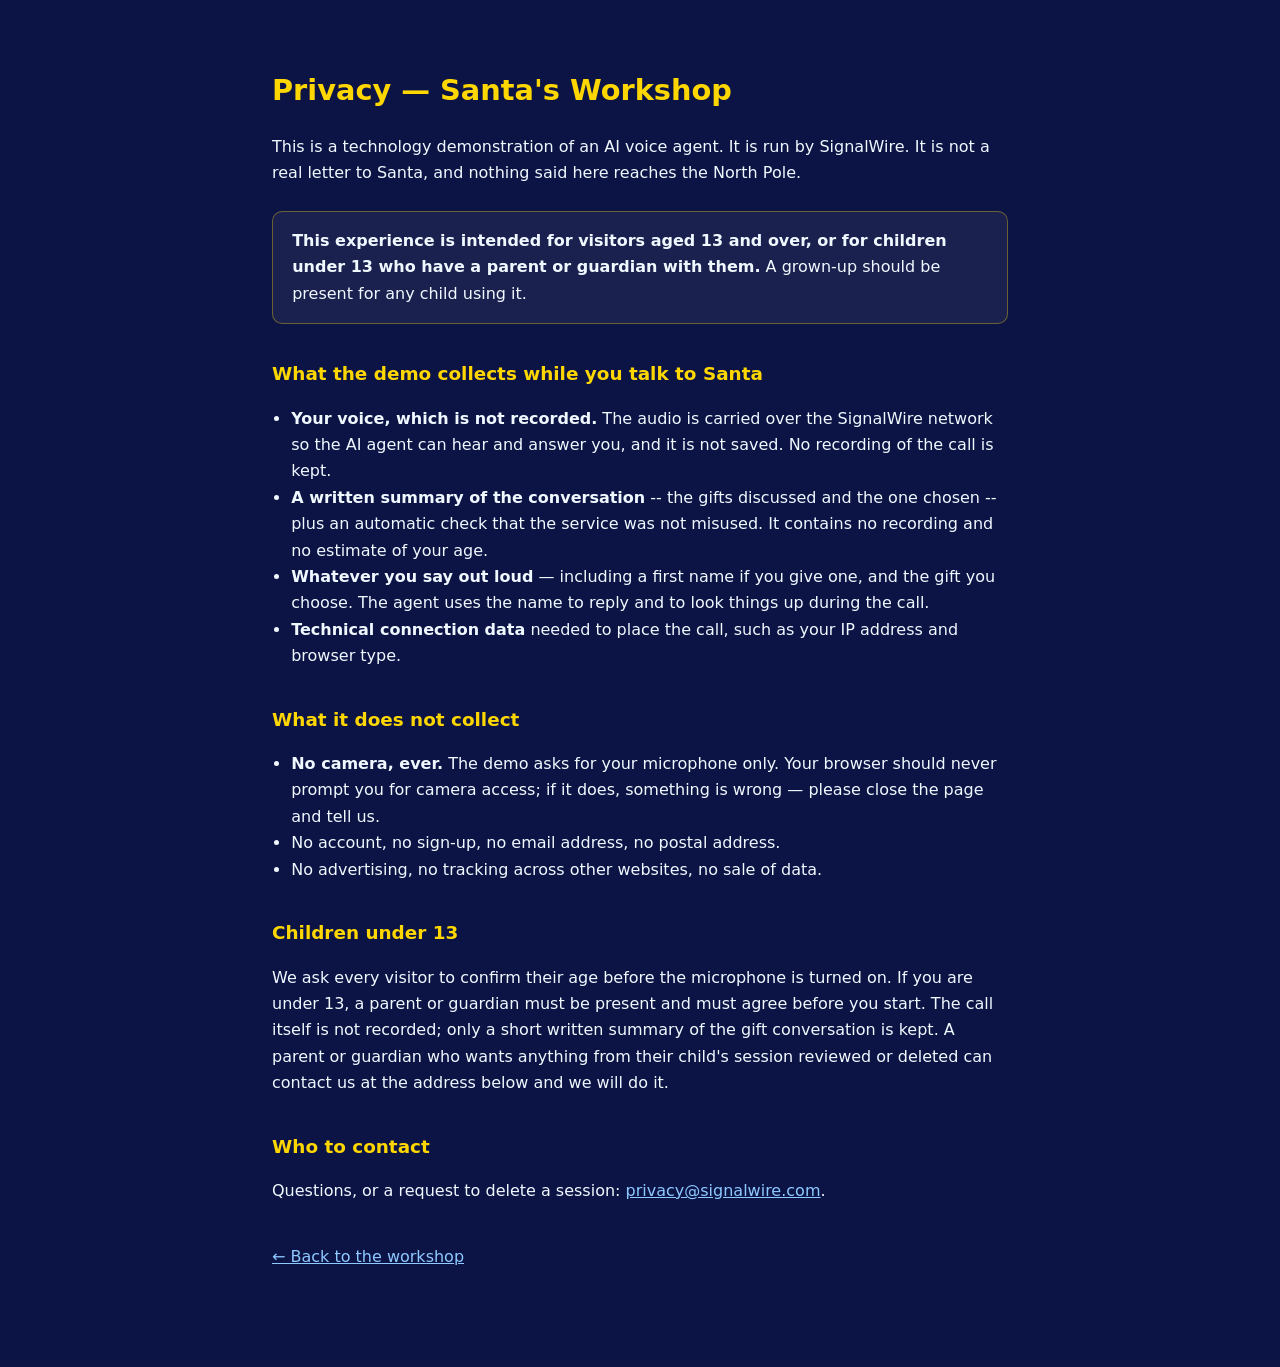
<file: web/privacy.html>
<!doctype html>
<html lang="en">
<head>
<meta charset="utf-8">
<meta name="viewport" content="width=device-width, initial-scale=1">
<title>Privacy — Santa's Workshop</title>
<style>
  body { margin:0; background:#0c1445; color:#f0f8ff;
         font-family: system-ui, -apple-system, Segoe UI, Roboto, sans-serif;
         line-height:1.65; }
  main { max-width: 46rem; margin: 0 auto; padding: 3rem 1.25rem 5rem; }
  h1 { color:#ffd700; font-size:1.8rem; }
  h2 { color:#ffd700; font-size:1.15rem; margin-top:2.2rem; }
  a { color:#8ec9ff; }
  .box { background:rgba(255,255,255,.06); border:1px solid rgba(255,215,0,.35);
         border-radius:10px; padding:1rem 1.2rem; margin:1.5rem 0; }
  ul { padding-left:1.2rem; }
</style>
</head>
<body>
<main>
  <h1>Privacy — Santa's Workshop</h1>

  <p>This is a technology demonstration of an AI voice agent. It is run by
  SignalWire. It is not a real letter to Santa, and nothing said here reaches
  the North Pole.</p>

  <div class="box">
    <strong>This experience is intended for visitors aged 13 and over, or for
    children under 13 who have a parent or guardian with them.</strong>
    A grown-up should be present for any child using it.
  </div>

  <h2>What the demo collects while you talk to Santa</h2>
  <ul>
    <li><strong>Your voice, which is not recorded.</strong> The audio is
    carried over the SignalWire network so the AI agent can hear and answer
    you, and it is not saved. No recording of the call is kept.</li>
    <li><strong>A written summary of the conversation</strong> -- the gifts
    discussed and the one chosen -- plus an automatic check that the service
    was not misused. It contains no recording and no estimate of your age.</li>
    <li><strong>Whatever you say out loud</strong> — including a first name if
    you give one, and the gift you choose. The agent uses the name to reply and
    to look things up during the call.</li>
    <li><strong>Technical connection data</strong> needed to place the call,
    such as your IP address and browser type.</li>
  </ul>

  <h2>What it does not collect</h2>
  <ul>
    <li><strong>No camera, ever.</strong> The demo asks for your microphone
    only. Your browser should never prompt you for camera access; if it does,
    something is wrong — please close the page and tell us.</li>
    <li>No account, no sign-up, no email address, no postal address.</li>
    <li>No advertising, no tracking across other websites, no sale of data.</li>
  </ul>

  <h2>Children under 13</h2>
  <p>We ask every visitor to confirm their age before the microphone is turned
  on. If you are under 13, a parent or guardian must be present and must agree
  before you start. The call itself is not recorded; only a short written
  summary of the gift conversation is kept. A parent or guardian who wants anything from their child's
  session reviewed or deleted can contact us at the address below and we will
  do it.</p>

  <h2>Who to contact</h2>
  <p>Questions, or a request to delete a session:
  <a href="mailto:privacy@signalwire.com">privacy@signalwire.com</a>.</p>

  <p style="margin-top:2.5rem"><a href="/">← Back to the workshop</a></p>
</main>
</body>
</html>
</file>
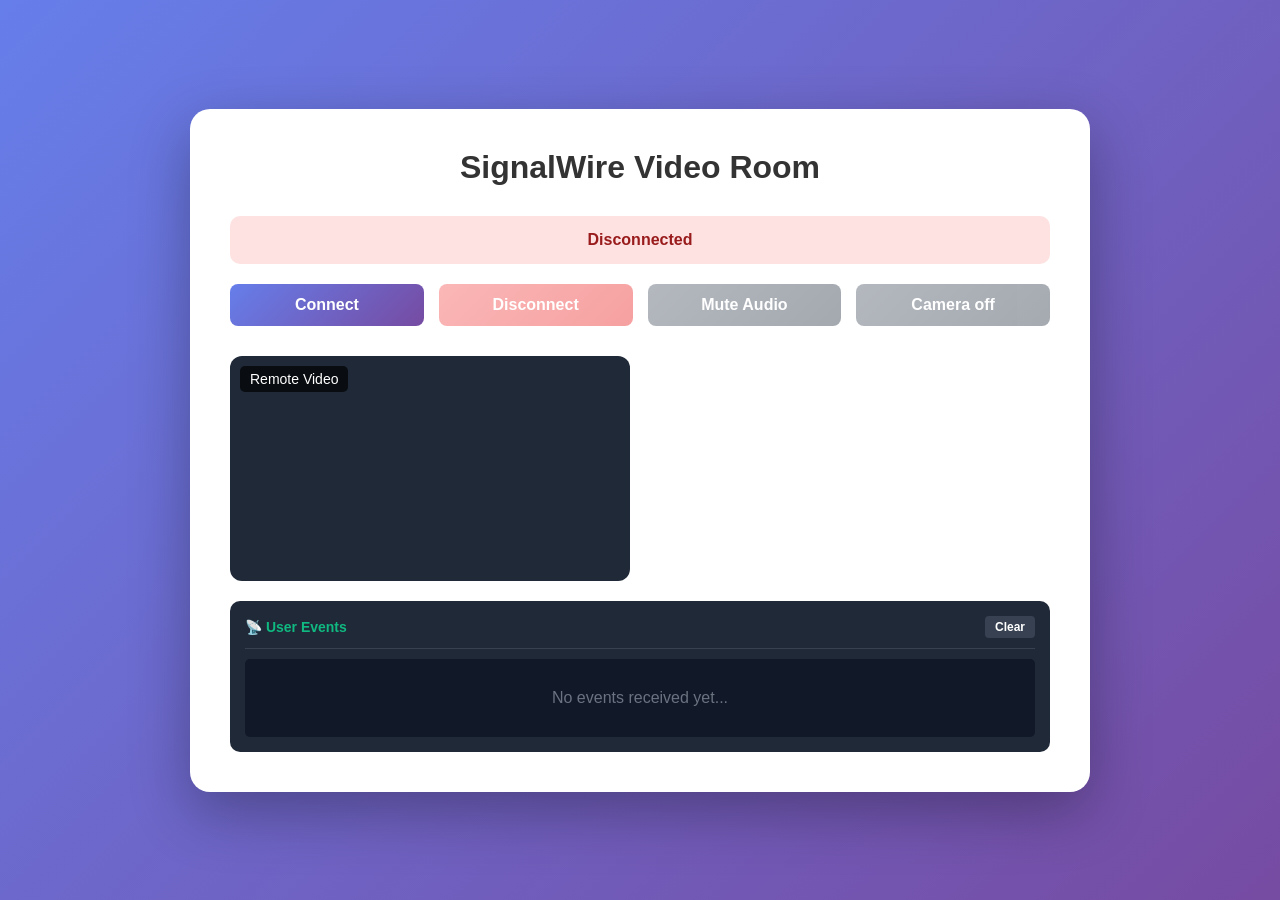
<file: web/simple-client.html>
<!DOCTYPE html>
<html lang="en">
<head>
    <meta charset="UTF-8">
    <meta name="viewport" content="width=device-width, initial-scale=1.0">
    <title>SignalWire Simple Client</title>
    <style>
        * {
            margin: 0;
            padding: 0;
            box-sizing: border-box;
        }

        body {
            font-family: -apple-system, BlinkMacSystemFont, 'Segoe UI', Roboto, Oxygen, Ubuntu, sans-serif;
            background: linear-gradient(135deg, #667eea 0%, #764ba2 100%);
            min-height: 100vh;
            display: flex;
            justify-content: center;
            align-items: center;
            padding: 20px;
        }

        .container {
            background: white;
            border-radius: 20px;
            box-shadow: 0 20px 60px rgba(0,0,0,0.3);
            padding: 40px;
            max-width: 900px;
            width: 100%;
        }

        h1 {
            color: #333;
            margin-bottom: 30px;
            text-align: center;
            font-size: 2em;
        }

        .status {
            padding: 15px;
            border-radius: 10px;
            margin-bottom: 20px;
            text-align: center;
            font-weight: 600;
            transition: all 0.3s ease;
        }

        .status.connecting {
            background: #fef3c7;
            color: #92400e;
        }

        .status.connected {
            background: #d1fae5;
            color: #065f46;
        }

        .status.disconnected {
            background: #fee2e2;
            color: #991b1b;
        }

        .controls {
            display: grid;
            grid-template-columns: repeat(auto-fit, minmax(150px, 1fr));
            gap: 15px;
            margin-bottom: 30px;
        }

        button {
            padding: 12px 24px;
            border: none;
            border-radius: 8px;
            font-size: 16px;
            font-weight: 600;
            cursor: pointer;
            transition: all 0.3s ease;
            color: white;
        }

        button:disabled {
            opacity: 0.5;
            cursor: not-allowed;
        }

        .btn-primary {
            background: linear-gradient(135deg, #667eea 0%, #764ba2 100%);
        }

        .btn-primary:hover:not(:disabled) {
            transform: translateY(-2px);
            box-shadow: 0 5px 15px rgba(102, 126, 234, 0.4);
        }

        .btn-danger {
            background: linear-gradient(135deg, #f87171 0%, #ef4444 100%);
        }

        .btn-secondary {
            background: linear-gradient(135deg, #6b7280 0%, #4b5563 100%);
        }

        .btn-success {
            background: linear-gradient(135deg, #34d399 0%, #10b981 100%);
        }

        .video-container {
            display: grid;
            grid-template-columns: 1fr 1fr;
            gap: 20px;
            margin-top: 20px;
        }

        .video-wrapper {
            position: relative;
            background: #1f2937;
            border-radius: 12px;
            overflow: hidden;
            aspect-ratio: 16/9;
        }

        .video-wrapper video {
            width: 100%;
            height: 100%;
            object-fit: contain;
            background: #000;
        }

        /* Style the injected remote video element */
        #remoteVideoWrapper video {
            width: 100% !important;
            height: 100% !important;
            object-fit: contain !important;
            background: #000 !important;
        }

        .video-label {
            position: absolute;
            top: 10px;
            left: 10px;
            background: rgba(0,0,0,0.7);
            color: white;
            padding: 5px 10px;
            border-radius: 5px;
            font-size: 14px;
            z-index: 1;
        }

        .members-list {
            margin-top: 20px;
            padding: 20px;
            background: #f9fafb;
            border-radius: 10px;
        }

        .members-list h3 {
            margin-bottom: 10px;
            color: #374151;
        }

        .member {
            padding: 8px;
            background: white;
            margin: 5px 0;
            border-radius: 5px;
            display: flex;
            justify-content: space-between;
            align-items: center;
        }

        .member-status {
            display: flex;
            gap: 10px;
        }

        .status-indicator {
            width: 8px;
            height: 8px;
            border-radius: 50%;
            display: inline-block;
        }

        .audio-on { background: #10b981; }
        .audio-off { background: #ef4444; }
        .video-on { background: #10b981; }
        .video-off { background: #ef4444; }

        .events-viewer {
            margin-top: 20px;
            padding: 15px;
            background: #1f2937;
            border-radius: 10px;
            color: #f3f4f6;
        }

        .events-header {
            display: flex;
            justify-content: space-between;
            align-items: center;
            margin-bottom: 10px;
            padding-bottom: 10px;
            border-bottom: 1px solid #374151;
        }

        .events-title {
            font-size: 14px;
            font-weight: 600;
            color: #10b981;
        }

        .events-clear {
            background: #374151;
            color: white;
            border: none;
            padding: 4px 10px;
            border-radius: 4px;
            font-size: 12px;
            cursor: pointer;
        }

        .events-clear:hover {
            background: #4b5563;
        }

        .events-container {
            max-height: 300px;
            overflow-y: auto;
            background: #111827;
            border-radius: 5px;
            padding: 10px;
        }

        .event-entry {
            margin-bottom: 10px;
            padding: 8px;
            background: #1f2937;
            border-radius: 4px;
            border-left: 3px solid #374151;
            font-size: 12px;
        }

        .event-entry.user-event {
            border-left-color: #10b981;
            background: #064e3b;
        }

        .event-time {
            color: #9ca3af;
            font-size: 10px;
            margin-bottom: 4px;
        }

        .event-data {
            color: #60a5fa;
            font-family: monospace;
            font-size: 11px;
            margin-top: 4px;
            padding: 4px;
            background: #0f172a;
            border-radius: 3px;
            overflow-x: auto;
        }

        @media (max-width: 768px) {
            .video-container {
                grid-template-columns: 1fr;
            }

            .container {
                padding: 20px;
            }
        }
    </style>
</head>
<body>
    <div class="container">
        <h1>SignalWire Video Room</h1>

        <div id="status" class="status disconnected">
            Disconnected
        </div>

        <div class="controls">
            <button id="connectBtn" class="btn-primary">Connect</button>
            <button id="disconnectBtn" class="btn-danger" disabled>Disconnect</button>
            <button id="toggleAudioBtn" class="btn-secondary" disabled>Mute Audio</button>
            <button id="toggleVideoBtn" class="btn-secondary" disabled title="This demo is microphone only">Camera off</button>
        </div>

        <div class="video-container">
            <!-- The "Local Video" panel is gone with the camera: there is
                 no local video track to show. -->
            <div class="video-wrapper" id="remoteVideoWrapper">
                <div class="video-label">Remote Video</div>
                <!-- remote video element is injected here -->
            </div>
        </div>

        <div class="members-list" id="membersList" style="display: none;">
            <h3>Room Members</h3>
            <div id="membersContainer"></div>
        </div>

        <div class="events-viewer">
            <div class="events-header">
                <span class="events-title">📡 User Events</span>
                <button class="events-clear" onclick="clearEvents()">Clear</button>
            </div>
            <div class="events-container" id="eventsContainer">
                <div style="color: #6b7280; text-align: center; padding: 20px;">
                    No events received yet...
                </div>
            </div>
        </div>
    </div>

    <!-- Keep this pin in step with web/index.html; the nightly maintenance
         drift check compares both against the @signalwire/js `rc` dist-tag. -->
    <script type="text/javascript" src="https://cdn.signalwire.com/@signalwire/js@4.0.0-rc.5"></script>
    <script type="text/javascript">
        // Token + destination are fetched dynamically from /get_token so this
        // client works against whatever agent the server has registered.
        let currentDestination = null;

        // State
        let client = null;
        let call = null;
        let subscriptions = [];
        let currentLocalStream = null;
        let remoteVideoEl = null;
        let lastRemoteSig = '';
        let teardownDone = false;
        let audioEnabled = true;
        let videoEnabled = true;

        // DOM Elements
        const statusEl = document.getElementById('status');
        const connectBtn = document.getElementById('connectBtn');
        const disconnectBtn = document.getElementById('disconnectBtn');
        const toggleAudioBtn = document.getElementById('toggleAudioBtn');
        const toggleVideoBtn = document.getElementById('toggleVideoBtn');
        // No localVideo element any more -- the camera is never requested,
        // so there is no local track to preview. Every reference to it is
        // guarded below rather than removed outright, because the SDK still
        // emits local-stream events for the audio track.
        const membersList = document.getElementById('membersList');
        const membersContainer = document.getElementById('membersContainer');
        const eventsContainer = document.getElementById('eventsContainer');

        // Update UI Status
        function updateStatus(status, message) {
            statusEl.className = `status ${status}`;
            statusEl.textContent = message;
        }

        // --- v4 helpers -------------------------------------------------

        // Track an RxJS subscription for later teardown
        function track(sub) {
            if (sub) subscriptions.push(sub);
            return sub;
        }

        // Stable signature for a stream's track set (kind:id, sorted)
        function streamSignature(stream) {
            return stream.getTracks().map(t => t.kind + ':' + t.id).sort().join(',');
        }

        // Hardened token fetch (tolerates the FastAPI tuple-return array shape)
        async function fetchGuestToken() {
            const resp = await fetch('/get_token');
            let data = await resp.json();
            if (Array.isArray(data)) data = data[0] || {};
            if (!resp.ok || data.error) throw new Error(data.error || `HTTP ${resp.status}`);
            if (!data.token || !data.address) throw new Error('Token response missing token/address');
            return data;
        }

        // Gate the dial on the client connecting (replays synchronously; never
        // errors on bad creds -> needs a timeout).
        function waitForConnected(swClient, timeoutMs) {
            return new Promise((resolve, reject) => {
                let settled = false;
                let sub = null;
                const timer = setTimeout(() => {
                    if (settled) return;
                    settled = true;
                    if (sub) { try { sub.unsubscribe(); } catch (e) {} }
                    reject(new Error('Timed out waiting for SignalWire connection'));
                }, timeoutMs);
                sub = swClient.isConnected$.subscribe(connected => {
                    if (connected && !settled) {
                        settled = true;
                        clearTimeout(timer);
                        setTimeout(() => { if (sub) { try { sub.unsubscribe(); } catch (e) {} } }, 0);
                        resolve();
                    }
                });
            });
        }

        // The local stream is audio-only now, so there is nothing to show.
        // The handler stays because the SDK still fires it for the mic
        // track, and dropping it would break mute/unmute bookkeeping.
        function attachLocalStream(stream) {
            currentLocalStream = stream || null;
        }

        // Render the remote stream into #remoteVideoWrapper. Leave it unmuted
        // (carries remote audio). Re-attach on track-set change.
        function attachRemoteStream(stream) {
            if (!stream) return;
            const container = document.getElementById('remoteVideoWrapper');
            if (!container) return;

            if (!remoteVideoEl) {
                remoteVideoEl = document.createElement('video');
                remoteVideoEl.autoplay = true;
                remoteVideoEl.playsInline = true;
                remoteVideoEl.setAttribute('playsinline', '');
                container.appendChild(remoteVideoEl);
            }

            const sig = streamSignature(stream);
            if (sig !== lastRemoteSig) {
                lastRemoteSig = sig;
                remoteVideoEl.srcObject = stream;
                remoteVideoEl.play().catch(e => console.log('Remote video play blocked:', e.message));
            }
        }

        // Event logging functions
        function logEvent(message, data = null, isUserEvent = false) {
            // Clear the placeholder if it's still there
            if (eventsContainer.innerHTML.includes('No events received yet')) {
                eventsContainer.innerHTML = '';
            }

            const entry = document.createElement('div');
            entry.className = isUserEvent ? 'event-entry user-event' : 'event-entry';

            const time = new Date().toLocaleTimeString();

            let dataStr = '';
            if (data) {
                try {
                    // Handle circular references
                    const seen = new WeakSet();
                    dataStr = JSON.stringify(data, (key, value) => {
                        if (typeof value === 'object' && value !== null) {
                            if (seen.has(value)) {
                                return '[Circular Reference]';
                            }
                            seen.add(value);
                        }
                        return value;
                    }, 2);
                } catch (e) {
                    dataStr = 'Error serializing data: ' + e.message;
                }
            }

            entry.innerHTML = `
                <div class="event-time">${time}</div>
                <div>${isUserEvent ? '🟢 USER EVENT: ' : ''}${message}</div>
                ${dataStr ? `<div class="event-data">${dataStr}</div>` : ''}
            `;

            eventsContainer.appendChild(entry);
            eventsContainer.scrollTop = eventsContainer.scrollHeight;
        }

        function clearEvents() {
            eventsContainer.innerHTML = `
                <div style="color: #6b7280; text-align: center; padding: 20px;">
                    No events received yet...
                </div>
            `;
        }

        // Handle user events (SWML user_event wraps its payload under .event)
        function handleUserEvent(params) {
            const eventData = (params && params.event) ? params.event : params;
            if (!eventData) return;
            console.log('📡 User Event Received:', eventData);
            logEvent(eventData.type || 'Unknown Event', eventData, true);
        }

        // Update Members List (defensive about the participants$ emit shape)
        function updateMembersList(participants) {
            let members = [];
            if (Array.isArray(participants)) {
                members = participants;
            } else if (participants && typeof participants === 'object') {
                members = Object.values(participants);
            }

            if (!members || members.length === 0) {
                membersList.style.display = 'none';
                return;
            }

            membersList.style.display = 'block';
            membersContainer.innerHTML = '';

            members.forEach(member => {
                const name = member.name || member.display_name || member.displayName || member.id || 'Unknown';
                const audioMuted = member.audio_muted ?? member.audioMuted ?? false;
                const videoMuted = member.video_muted ?? member.videoMuted ?? false;

                const memberDiv = document.createElement('div');
                memberDiv.className = 'member';

                const nameSpan = document.createElement('span');
                nameSpan.textContent = name;

                const statusDiv = document.createElement('div');
                statusDiv.className = 'member-status';

                const audioIndicator = document.createElement('span');
                audioIndicator.className = `status-indicator ${audioMuted ? 'audio-off' : 'audio-on'}`;
                audioIndicator.title = audioMuted ? 'Audio Off' : 'Audio On';

                const videoIndicator = document.createElement('span');
                videoIndicator.className = `status-indicator ${videoMuted ? 'video-off' : 'video-on'}`;
                videoIndicator.title = videoMuted ? 'Video Off' : 'Video On';

                statusDiv.appendChild(audioIndicator);
                statusDiv.appendChild(videoIndicator);
                memberDiv.appendChild(nameSpan);
                memberDiv.appendChild(statusDiv);
                membersContainer.appendChild(memberDiv);
            });
        }

        // UI transition once the call reaches 'connected'
        function onConnected() {
            updateStatus('connected', `Connected to: ${currentDestination}`);
            disconnectBtn.disabled = false;
            toggleAudioBtn.disabled = false;
            // toggleVideoBtn stays disabled: mic-only, no video track to toggle.
        }

        // Connect to Room (v4)
        async function connect() {
            try {
                updateStatus('connecting', 'Connecting...');
                connectBtn.disabled = true;

                // Reset per-connection state
                teardownDone = false;
                subscriptions = [];
                currentLocalStream = null;
                remoteVideoEl = null;
                lastRemoteSig = '';

                const tokenData = await fetchGuestToken();
                currentDestination = tokenData.address;

                const SW = window.SignalWire;
                if (!SW || typeof SW.SignalWire !== 'function') {
                    throw new Error('SignalWire v4 SDK not loaded');
                }

                // v4: constructor auto-connects; guest SAT via StaticCredentialProvider
                client = new SW.SignalWire(new SW.StaticCredentialProvider({ token: tokenData.token }));

                track(client.errors$.subscribe(e => console.error('SDK error:', e && e.code, e && e.message)));
                track(client.warnings$.subscribe(w => console.warn('SDK warning:', w && w.code, w && w.message)));

                await waitForConnected(client, 15000);

                // MICROPHONE ONLY -- never the camera.
                //
                // This page used to dial with `video: true`, which turns on
                // the caller's webcam and rendered it back in a "Local
                // Video" panel. It is served publicly alongside the main
                // page (GET /simple-client.html returns 200 on the live
                // demo), so anyone who reached it was asked for camera
                // permission by a site built for children talking to Santa.
                //
                // Santa has no vision: nothing in the agent consumes a video
                // track. receiveVideo stays on for his avatar; the send side
                // is off, which also means the browser never shows a camera
                // prompt at all.
                call = await client.dial(currentDestination, {
                    audio: true,
                    video: false,
                    receiveAudio: true,
                    receiveVideo: true,
                    userVariables: {
                        userName: `User-${Math.floor(Math.random() * 1000)}`,
                        interface: 'simple-client-v4'
                    }
                });

                console.log('Call created:', call);

                track(call.remoteStream$.subscribe(stream => attachRemoteStream(stream)));
                track(call.localStream$.subscribe(stream => attachLocalStream(stream)));

                // Room members (if the SDK exposes them)
                if (call.participants$ && typeof call.participants$.subscribe === 'function') {
                    track(call.participants$.subscribe(p => {
                        try { updateMembersList(p); } catch (e) { /* tolerate shape changes */ }
                    }));
                }

                track(call.subscribe('user_event').subscribe(evt => {
                    const params = (evt && evt.params) ? evt.params : evt;
                    handleUserEvent(params);
                }));

                track(call.status$.subscribe({
                    next: (status) => {
                        console.log('call.status:', status);
                        if (status === 'connected') {
                            onConnected();
                        } else if (status === 'disconnected' || status === 'failed' || status === 'destroyed') {
                            updateStatus('disconnected', 'Call ended');
                            handleDisconnect();
                        }
                    },
                    complete: () => handleDisconnect()
                }));

            } catch (error) {
                console.error('Connection error:', error);
                updateStatus('disconnected', `Error: ${error.message}`);
                handleDisconnect();
            }
        }

        // Handle disconnection and cleanup (deduped; unsubscribes all)
        function handleDisconnect() {
            if (teardownDone) return;
            teardownDone = true;

            subscriptions.forEach(s => { try { s.unsubscribe(); } catch (e) {} });
            subscriptions = [];

            // Clear the remote video element and restore the label
            const remoteVideoContainer = document.getElementById('remoteVideoWrapper');
            if (remoteVideoContainer) {
                remoteVideoContainer.querySelectorAll('video').forEach(video => {
                    video.srcObject = null;
                    video.remove();
                });
                remoteVideoContainer.innerHTML = `
                    <div class="video-label">Remote Video</div>
                    <!-- remote video element is injected here -->
                `;
            }

            // Clean up client and call
            if (client) {
                try { client.disconnect(); } catch (e) { console.log('Client disconnect error:', e); }
                client = null;
            }
            call = null;
            currentLocalStream = null;
            remoteVideoEl = null;
            lastRemoteSig = '';

            updateStatus('disconnected', 'Disconnected');
            resetUI();
            logEvent('Session disconnected', null);
        }

        // Disconnect from Call (user initiated)
        async function disconnect() {
            try {
                if (call) {
                    await call.hangup();
                }
            } catch (error) {
                console.error('Disconnect error:', error);
            }
            handleDisconnect();
        }

        // Toggle Audio — v4 server-side self.mute()/unmute() with local fallback
        async function toggleAudio() {
            if (!call) return;
            const wantMuted = audioEnabled; // if currently enabled, we want to mute
            let ok = false;
            try {
                if (wantMuted) {
                    await call.self.mute();
                } else {
                    await call.self.unmute();
                }
                ok = true;
            } catch (e) {
                console.warn('Server mute failed, using local fallback:', e.message);
            }
            if (!ok) {
                const tracks = currentLocalStream ? currentLocalStream.getAudioTracks() : [];
                tracks.forEach(t => { t.enabled = !wantMuted; });
            }
            audioEnabled = !wantMuted;

            if (audioEnabled) {
                toggleAudioBtn.textContent = 'Mute Audio';
                toggleAudioBtn.className = 'btn-secondary';
            } else {
                toggleAudioBtn.textContent = 'Unmute Audio';
                toggleAudioBtn.className = 'btn-success';
            }
            console.log('Audio enabled:', audioEnabled);
        }

        // Toggle Video — toggle the local video track directly
        async function toggleVideo() {
            try {
                const tracks = currentLocalStream ? currentLocalStream.getVideoTracks() : [];
                if (!tracks.length) {
                    console.warn('No local video track to toggle');
                    return;
                }
                tracks.forEach(track => {
                    track.enabled = !track.enabled;
                    videoEnabled = track.enabled;
                });

                if (videoEnabled) {
                    toggleVideoBtn.textContent = 'Disable Video';
                    toggleVideoBtn.className = 'btn-secondary';
                } else {
                    toggleVideoBtn.textContent = 'Enable Video';
                    toggleVideoBtn.className = 'btn-success';
                }
                console.log('Video enabled:', videoEnabled);
            } catch (error) {
                console.error('Video toggle error:', error);
            }
        }

        // Reset UI
        function resetUI() {
            connectBtn.disabled = false;
            disconnectBtn.disabled = true;
            toggleAudioBtn.disabled = true;
            toggleVideoBtn.disabled = true;
            toggleAudioBtn.textContent = 'Mute Audio';
            toggleVideoBtn.textContent = 'Disable Video';
            toggleAudioBtn.className = 'btn-secondary';
            toggleVideoBtn.className = 'btn-secondary';
            membersList.style.display = 'none';
            audioEnabled = true;
            videoEnabled = true;
        }

        // Event Listeners - wait for DOM to be ready
        window.addEventListener('DOMContentLoaded', () => {
            connectBtn.addEventListener('click', connect);
            disconnectBtn.addEventListener('click', disconnect);
            toggleAudioBtn.addEventListener('click', toggleAudio);
            toggleVideoBtn.addEventListener('click', toggleVideo);
        });

        // Handle page unload
        window.addEventListener('beforeunload', () => {
            if (call) {
                disconnect();
            }
        });
    </script>
</body>
</html>
</file>
